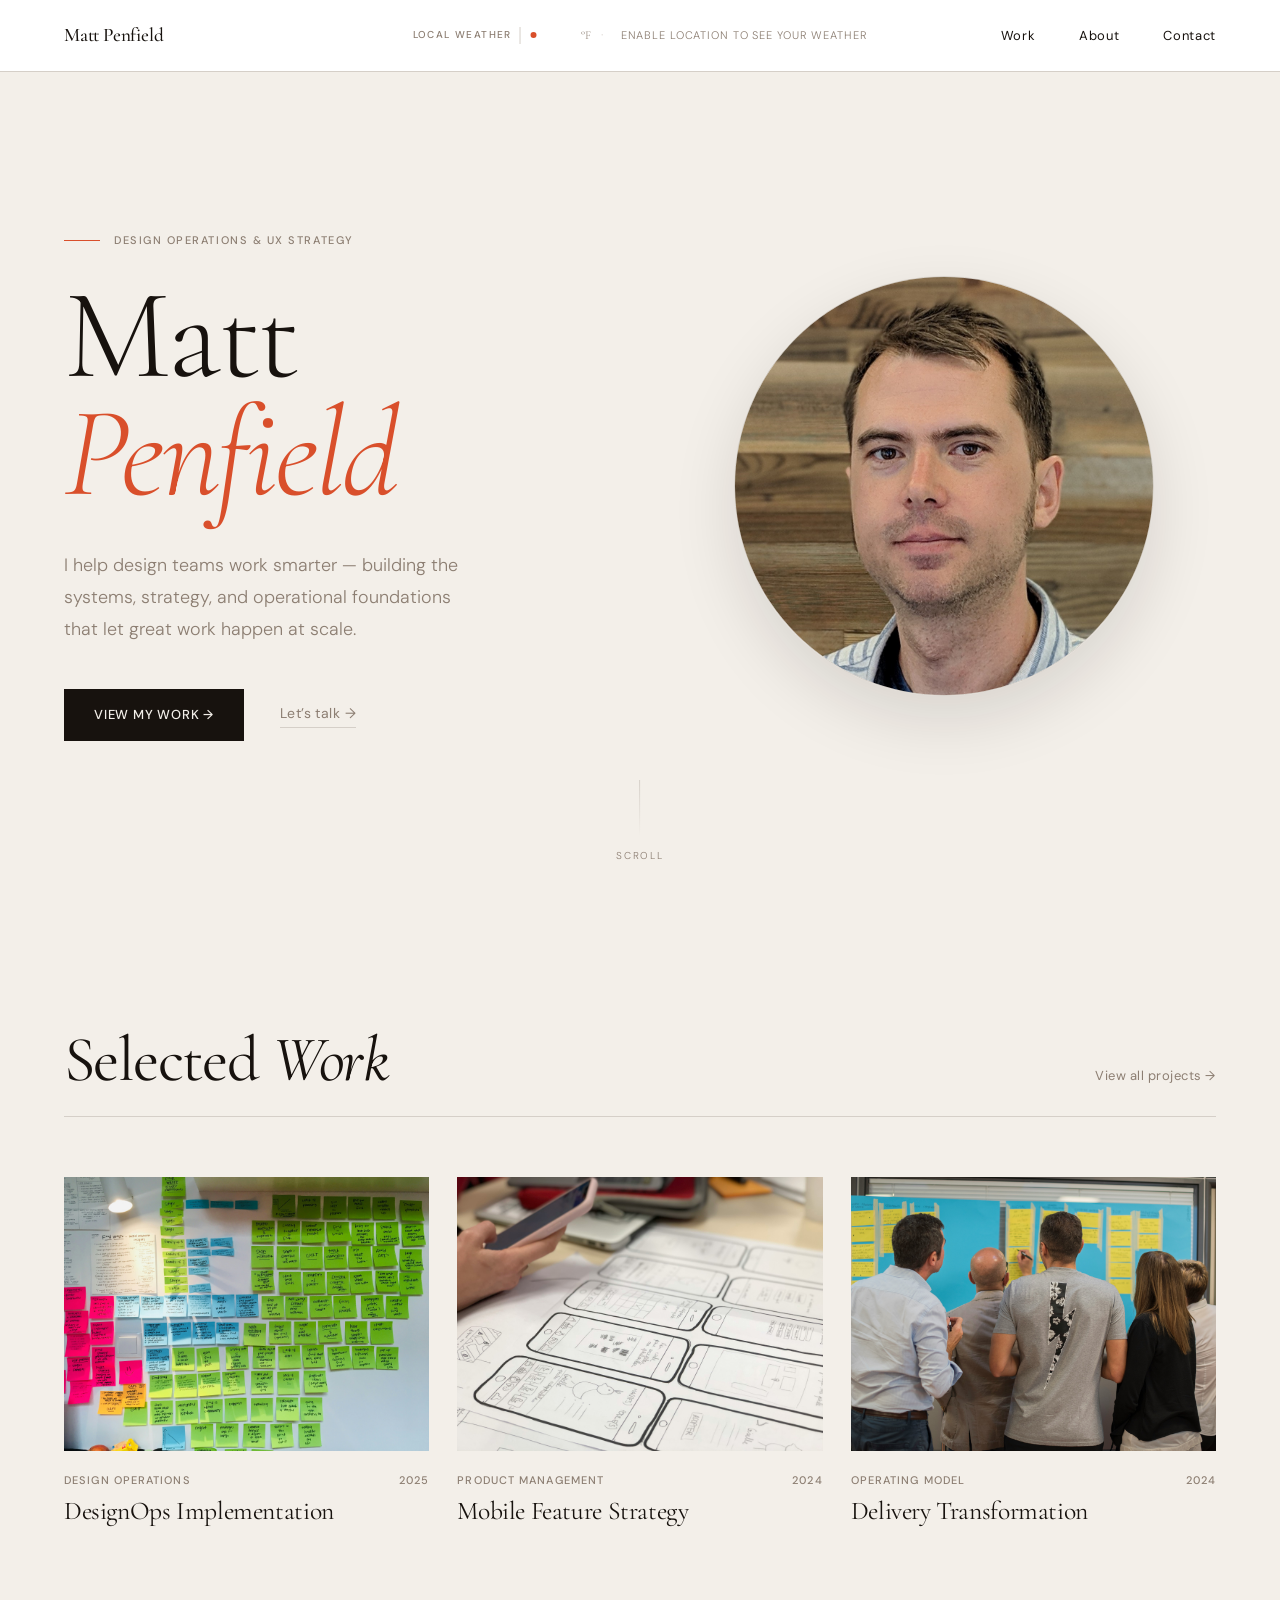
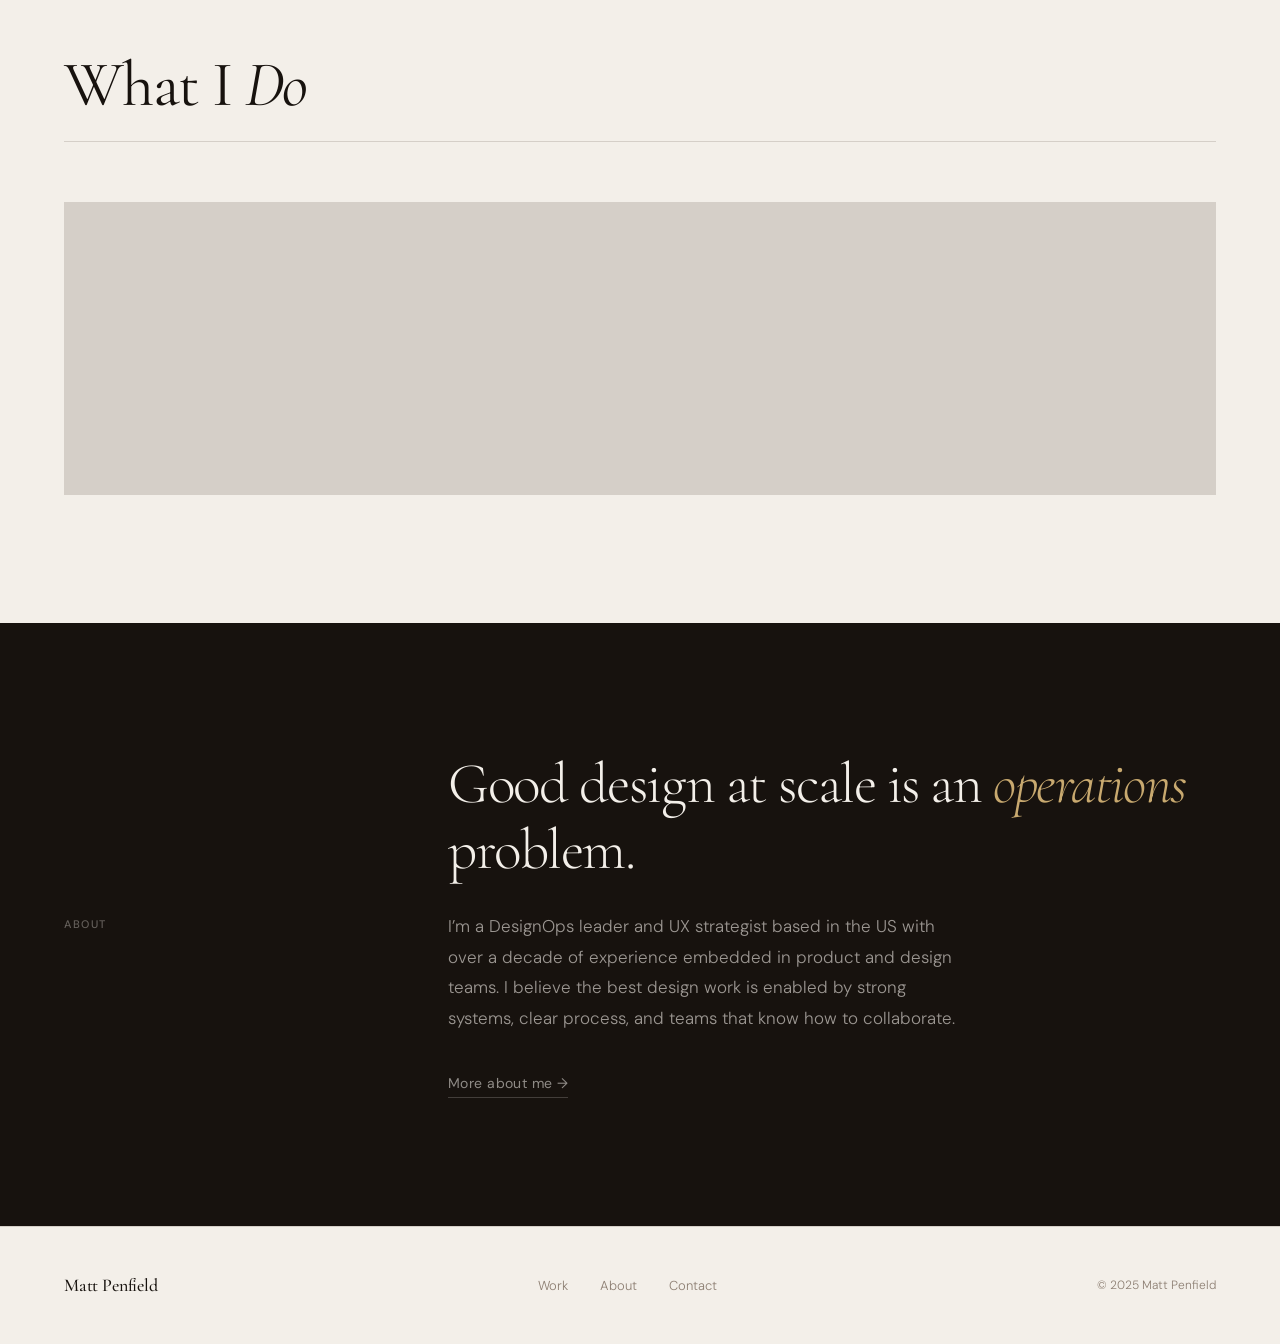
<file: index.html>
﻿<!DOCTYPE html>
<html lang="en">
<head>
  <meta charset="UTF-8">
  <meta name="viewport" content="width=device-width, initial-scale=1.0">
  <title>Matt Penfield &mdash; Design Operations &amp; UX Strategy</title>
  <link rel="preconnect" href="https://fonts.googleapis.com">
  <link rel="preconnect" href="https://fonts.gstatic.com" crossorigin>
  <link rel="stylesheet" href="css/style.css">
</head>
<body>

  <!-- NAV -->
  <nav class="site-nav">
    <div class="container">
      <a href="index.html" class="nav-logo">Matt Penfield</a>

      <!-- WEATHER WIDGET -->
      <div class="nav-weather" id="weather-card">
        <span class="nav-weather-label">Local Weather</span>
        <span class="nav-weather-loading" id="weather-loading">
          <span class="weather-dot"></span>
        </span>
        <span class="nav-weather-content" id="weather-content" hidden>
          <span class="nav-weather-icon" id="weather-emoji" aria-hidden="true"></span>
          <span class="nav-weather-temp" id="weather-temp"></span><span class="nav-weather-unit">&deg;F</span>
          <span class="nav-weather-sep">&middot;</span>
          <span class="nav-weather-location" id="weather-location"></span>
          <span id="weather-condition" hidden></span>
        </span>
        <span class="nav-weather-error" id="weather-error" hidden>
          <span id="weather-error-msg"></span>
        </span>
      </div>

      <ul class="nav-links">
        <li><a href="pages/work.html">Work</a></li>
        <li><a href="pages/about.html">About</a></li>
        <li><a href="pages/contact.html">Contact</a></li>
      </ul>
    </div>
  </nav>

  <!-- HERO -->
  <section class="hero">
    <div class="container">

      <div class="hero-text">
        <div class="hero-eyebrow animate-fade-up delay-1">
          <span class="label">Design Operations &amp; UX Strategy</span>
        </div>
        <h1 class="hero-name animate-fade-up delay-2">
          Matt<br><em>Penfield</em>
        </h1>
        <p class="hero-bio animate-fade-up delay-3">
          I help design teams work smarter &mdash; building the systems, strategy, and operational foundations that let great work happen at scale.
        </p>
        <div class="hero-actions animate-fade-up delay-4">
          <a href="pages/work.html" class="btn-primary">View my work &rarr;</a>
          <a href="pages/contact.html" class="btn-ghost">Let&rsquo;s talk &rarr;</a>
        </div>
      </div>

      <div class="hero-graphic">
        <div class="hero-headshot">
          <img src="img/headshot.jpg" alt="Matt Penfield">
        </div>
      </div>

    </div>
    <div class="hero-scroll">
      <div class="scroll-line"></div>
      <span>Scroll</span>
    </div>
  </section>

  <!-- SELECTED WORK -->
  <section class="section">
    <div class="container">
      <div class="section-header">
        <h2 class="section-title">Selected <em>Work</em></h2>
        <a href="pages/work.html" class="section-link">View all projects &rarr;</a>
      </div>
      <div class="work-grid">

        <a href="pages/work.html" class="work-card fade-in-scroll">
          <div class="work-card-thumb">
            <img src="img/designops.jpg" alt="Team workshop with sticky notes" loading="lazy">
            <div class="work-card-overlay"></div>
          </div>
          <div class="work-card-meta">
            <span class="work-card-category">Design Operations</span>
            <span class="work-card-year">2025</span>
          </div>
          <h3 class="work-card-title">DesignOps Implementation</h3>
        </a>

        <a href="pages/work.html" class="work-card fade-in-scroll">
          <div class="work-card-thumb">
            <img src="img/mobile-strategy.jpg" alt="Designer reviewing mobile app wireframes" loading="lazy">
            <div class="work-card-overlay"></div>
          </div>
          <div class="work-card-meta">
            <span class="work-card-category">Product Management</span>
            <span class="work-card-year">2024</span>
          </div>
          <h3 class="work-card-title">Mobile Feature Strategy</h3>
        </a>

        <a href="pages/work.html" class="work-card fade-in-scroll">
          <div class="work-card-thumb">
            <img src="img/delivery-transformation.jpg" alt="Colleagues collaborating at a workshop" loading="lazy">
            <div class="work-card-overlay"></div>
          </div>
          <div class="work-card-meta">
            <span class="work-card-category">Operating Model</span>
            <span class="work-card-year">2024</span>
          </div>
          <h3 class="work-card-title">Delivery Transformation</h3>
        </a>

      </div>
    </div>
  </section>

  <!-- SERVICES -->
  <section class="section" style="padding-top: 0;">
    <div class="container">
      <div class="section-header">
        <h2 class="section-title">What I <em>Do</em></h2>
      </div>
      <div class="services-grid">

        <div class="service-item fade-in-scroll">
          <div class="service-num">01</div>
          <h3 class="service-title">Design Operations</h3>
          <p class="service-desc">Building the infrastructure, rituals, and tooling that let design teams focus on their best work &mdash; and scale it without losing quality.</p>
        </div>

        <div class="service-item fade-in-scroll">
          <div class="service-num">02</div>
          <h3 class="service-title">UX Strategy</h3>
          <p class="service-desc">Connecting user insight to business direction &mdash; from opportunity framing and research synthesis to roadmap influence and executive alignment.</p>
        </div>

        <div class="service-item fade-in-scroll">
          <div class="service-num">03</div>
          <h3 class="service-title">Design Systems</h3>
          <p class="service-desc">Scalable component libraries, governance models, and contribution workflows that teams actually adopt and maintain over time.</p>
        </div>

      </div>
    </div>
  </section>

  <!-- ABOUT STRIP -->
  <div class="about-strip">
    <div class="container">
      <div class="about-strip-label label">About</div>
      <div class="about-strip-content">
        <h2 class="about-strip-title">Good design at scale is an <em>operations</em> problem.</h2>
        <p class="about-strip-text">
          I&rsquo;m a DesignOps leader and UX strategist based in the US with over a decade of experience embedded in product and design teams. I believe the best design work is enabled by strong systems, clear process, and teams that know how to collaborate.
        </p>
        <a href="pages/about.html" class="btn-ghost-light">More about me &rarr;</a>
      </div>
    </div>
  </div>

  <!-- FOOTER -->
  <footer class="site-footer">
    <div class="container">
      <span class="footer-logo">Matt Penfield</span>
      <ul class="footer-nav">
        <li><a href="pages/work.html">Work</a></li>
        <li><a href="pages/about.html">About</a></li>
        <li><a href="pages/contact.html">Contact</a></li>
      </ul>
      <span class="footer-copy">&copy; 2025 Matt Penfield</span>
    </div>
  </footer>

  <script src="js/app.js" defer></script>

</body>
</html>
</file>
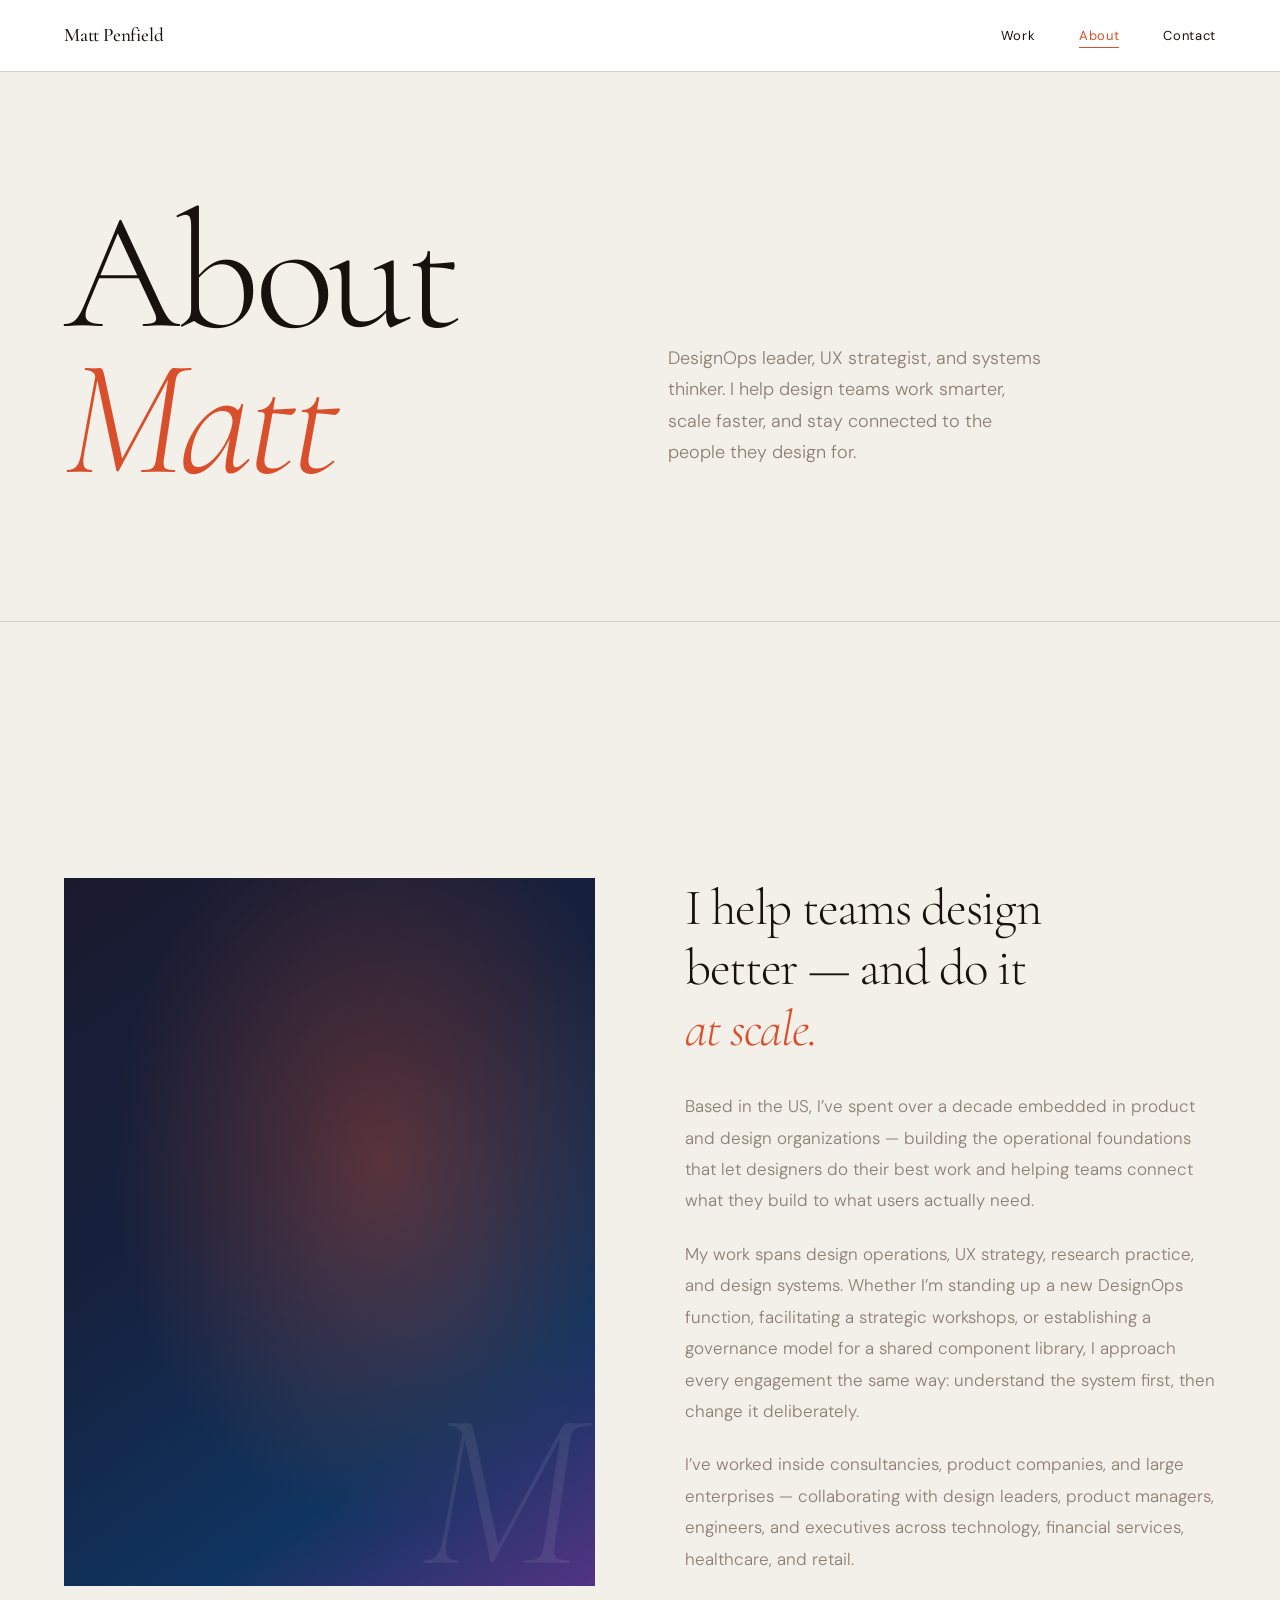
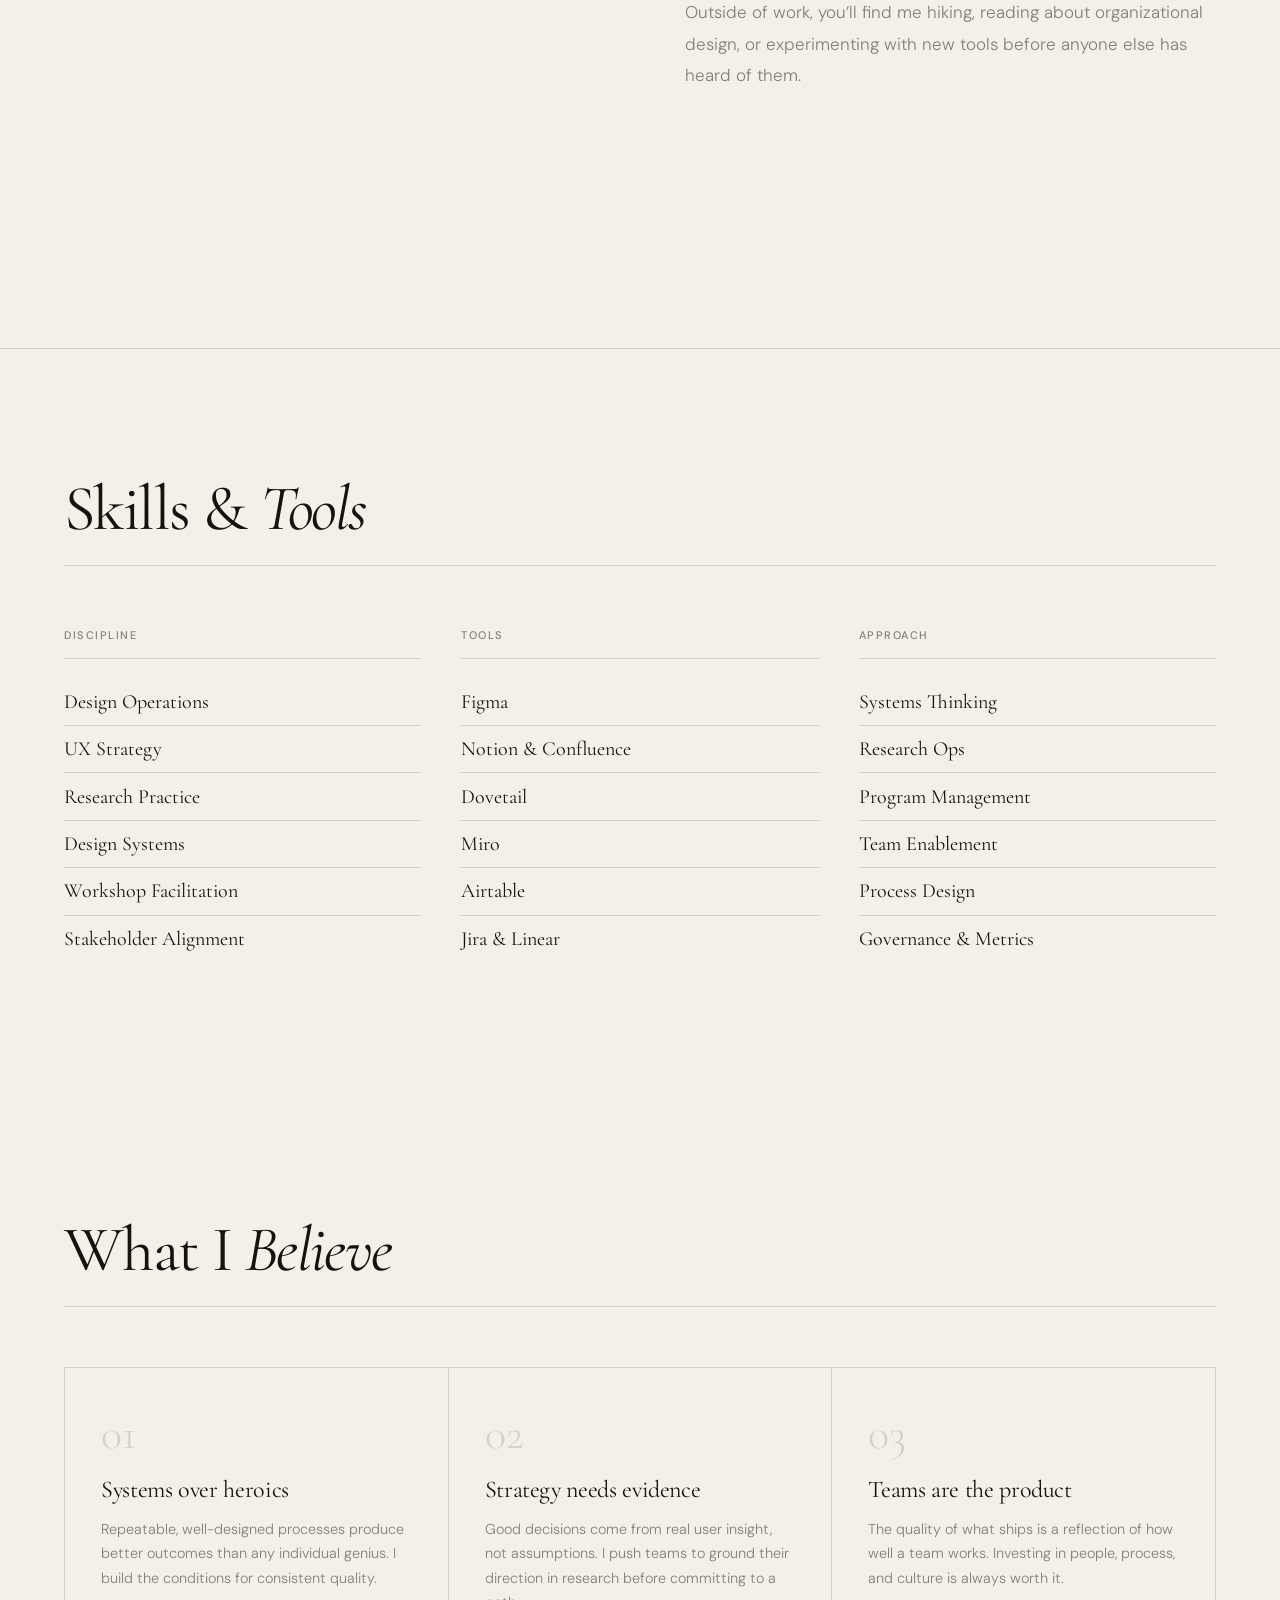
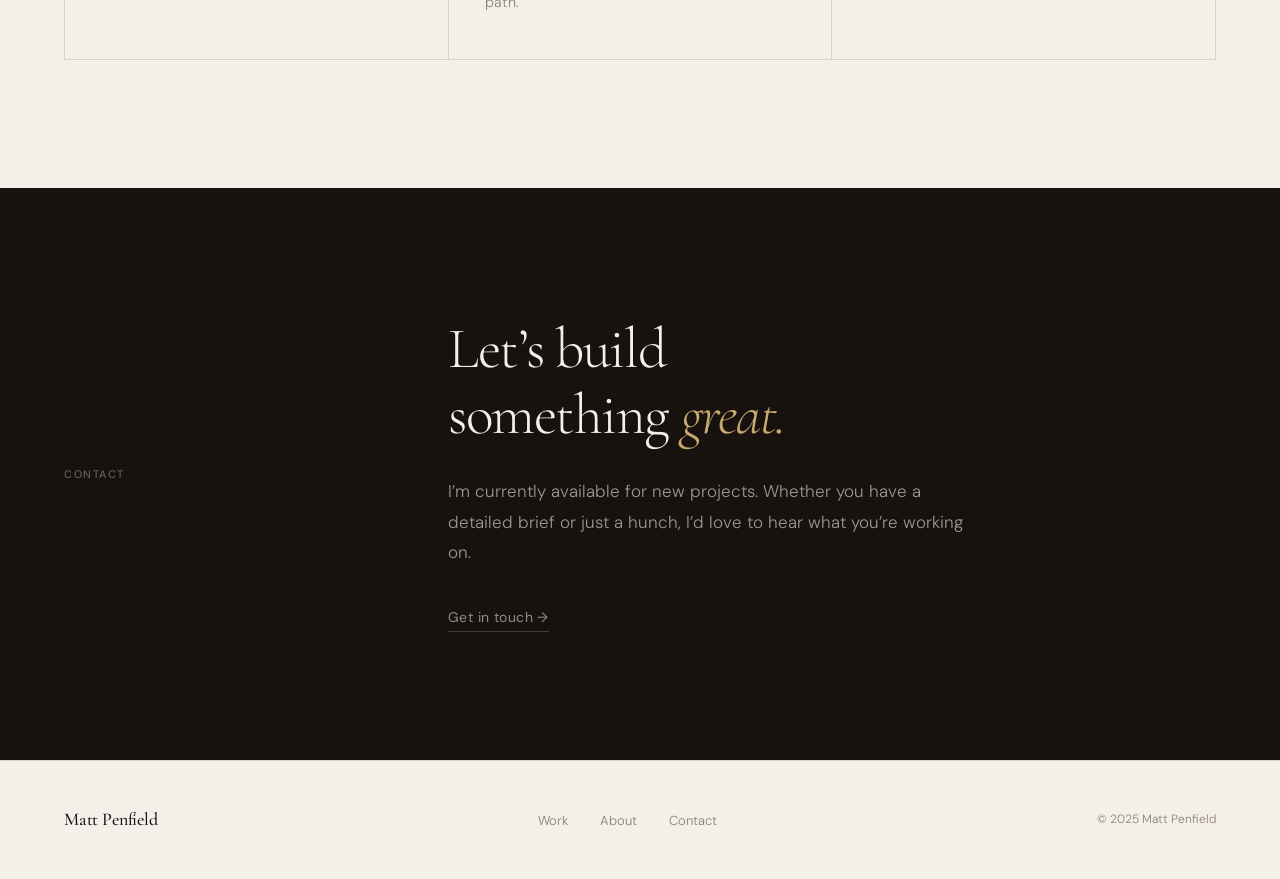
<file: pages/about.html>
<!DOCTYPE html>
<html lang="en">
<head>
  <meta charset="UTF-8">
  <meta name="viewport" content="width=device-width, initial-scale=1.0">
  <title>About — Matt Penfield</title>
  <link rel="preconnect" href="https://fonts.googleapis.com">
  <link rel="preconnect" href="https://fonts.gstatic.com" crossorigin>
  <link rel="stylesheet" href="../css/style.css">
</head>
<body>

  <!-- NAV -->
  <nav class="site-nav">
    <div class="container">
      <a href="../index.html" class="nav-logo">Matt Penfield</a>
      <ul class="nav-links">
        <li><a href="work.html">Work</a></li>
        <li><a href="about.html" class="active">About</a></li>
        <li><a href="contact.html">Contact</a></li>
      </ul>
    </div>
  </nav>

  <!-- PAGE HEADER -->
  <header class="page-header">
    <div class="container">
      <h1 class="page-header-title animate-fade-up delay-1">About<br><em>Matt</em></h1>
      <div class="page-header-right animate-fade-up delay-2">
        <p class="page-header-desc">
          DesignOps leader, UX strategist, and systems thinker. I help design teams work smarter, scale faster, and stay connected to the people they design for.
        </p>
      </div>
    </div>
  </header>

  <!-- BIO SECTION -->
  <section class="section">
    <div class="container">
      <div class="about-grid">

        <!-- Photo placeholder -->
        <div class="about-photo fade-in-scroll">
          <div class="about-photo-overlay"></div>
          <span class="about-photo-letter">M</span>
        </div>

        <!-- Content -->
        <div class="about-content fade-in-scroll">
          <h2 class="about-content-head">
            I help teams design<br>better &mdash; and do it<br><em>at scale.</em>
          </h2>
          <div class="about-bio">
            <p>
              Based in the US, I&rsquo;ve spent over a decade embedded in product and design organizations &mdash; building the operational foundations that let designers do their best work and helping teams connect what they build to what users actually need.
            </p>
            <p>
              My work spans design operations, UX strategy, research practice, and design systems. Whether I&rsquo;m standing up a new DesignOps function, facilitating a strategic workshops, or establishing a governance model for a shared component library, I approach every engagement the same way: understand the system first, then change it deliberately.
            </p>
            <p>
              I&rsquo;ve worked inside consultancies, product companies, and large enterprises &mdash; collaborating with design leaders, product managers, engineers, and executives across technology, financial services, healthcare, and retail.
            </p>
            <p>
              Outside of work, you&rsquo;ll find me hiking, reading about organizational design, or experimenting with new tools before anyone else has heard of them.
            </p>
          </div>
        </div>

      </div>
    </div>
  </section>

  <!-- SKILLS -->
  <section class="skills-section">
    <div class="container">
      <div class="section-header">
        <h2 class="section-title">Skills &amp; <em>Tools</em></h2>
      </div>
      <div class="skills-grid">

        <div class="fade-in-scroll">
          <div class="skill-group-title">Discipline</div>
          <ul class="skill-list">
            <li>Design Operations</li>
            <li>UX Strategy</li>
            <li>Research Practice</li>
            <li>Design Systems</li>
            <li>Workshop Facilitation</li>
            <li>Stakeholder Alignment</li>
          </ul>
        </div>

        <div class="fade-in-scroll">
          <div class="skill-group-title">Tools</div>
          <ul class="skill-list">
            <li>Figma</li>
            <li>Notion &amp; Confluence</li>
            <li>Dovetail</li>
            <li>Miro</li>
            <li>Airtable</li>
            <li>Jira &amp; Linear</li>
          </ul>
        </div>

        <div class="fade-in-scroll">
          <div class="skill-group-title">Approach</div>
          <ul class="skill-list">
            <li>Systems Thinking</li>
            <li>Research Ops</li>
            <li>Program Management</li>
            <li>Team Enablement</li>
            <li>Process Design</li>
            <li>Governance &amp; Metrics</li>
          </ul>
        </div>

      </div>
    </div>
  </section>

  <!-- VALUES -->
  <section class="section">
    <div class="container">
      <div class="section-header">
        <h2 class="section-title">What I <em>Believe</em></h2>
      </div>
      <div class="services-grid">

        <div class="service-item fade-in-scroll">
          <div class="service-num">01</div>
          <h3 class="service-title">Systems over heroics</h3>
          <p class="service-desc">Repeatable, well-designed processes produce better outcomes than any individual genius. I build the conditions for consistent quality.</p>
        </div>

        <div class="service-item fade-in-scroll">
          <div class="service-num">02</div>
          <h3 class="service-title">Strategy needs evidence</h3>
          <p class="service-desc">Good decisions come from real user insight, not assumptions. I push teams to ground their direction in research before committing to a path.</p>
        </div>

        <div class="service-item fade-in-scroll">
          <div class="service-num">03</div>
          <h3 class="service-title">Teams are the product</h3>
          <p class="service-desc">The quality of what ships is a reflection of how well a team works. Investing in people, process, and culture is always worth it.</p>
        </div>

      </div>
    </div>
  </section>

  <!-- CTA STRIP -->
  <div class="about-strip">
    <div class="container">
      <div class="about-strip-label label">Contact</div>
      <div class="about-strip-content">
        <h2 class="about-strip-title">Let&rsquo;s build<br>something <em>great.</em></h2>
        <p class="about-strip-text">
          I&rsquo;m currently available for new projects. Whether you have a detailed brief or just a hunch, I&rsquo;d love to hear what you&rsquo;re working on.
        </p>
        <a href="contact.html" class="btn-ghost-light">Get in touch &rarr;</a>
      </div>
    </div>
  </div>

  <!-- FOOTER -->
  <footer class="site-footer">
    <div class="container">
      <span class="footer-logo">Matt Penfield</span>
      <ul class="footer-nav">
        <li><a href="work.html">Work</a></li>
        <li><a href="about.html">About</a></li>
        <li><a href="contact.html">Contact</a></li>
      </ul>
      <span class="footer-copy">&copy; 2025 Matt Penfield</span>
    </div>
  </footer>

  <script>
    const observer = new IntersectionObserver((entries) => {
      entries.forEach(entry => {
        if (entry.isIntersecting) {
          entry.target.style.opacity = '1';
          entry.target.style.transform = 'translateY(0)';
          observer.unobserve(entry.target);
        }
      });
    }, { threshold: 0.1 });

    document.querySelectorAll('.fade-in-scroll').forEach(el => {
      el.style.opacity = '0';
      el.style.transform = 'translateY(32px)';
      el.style.transition = 'opacity 0.8s cubic-bezier(0.22, 1, 0.36, 1), transform 0.8s cubic-bezier(0.22, 1, 0.36, 1)';
      observer.observe(el);
    });
  </script>

</body>
</html>
</file>
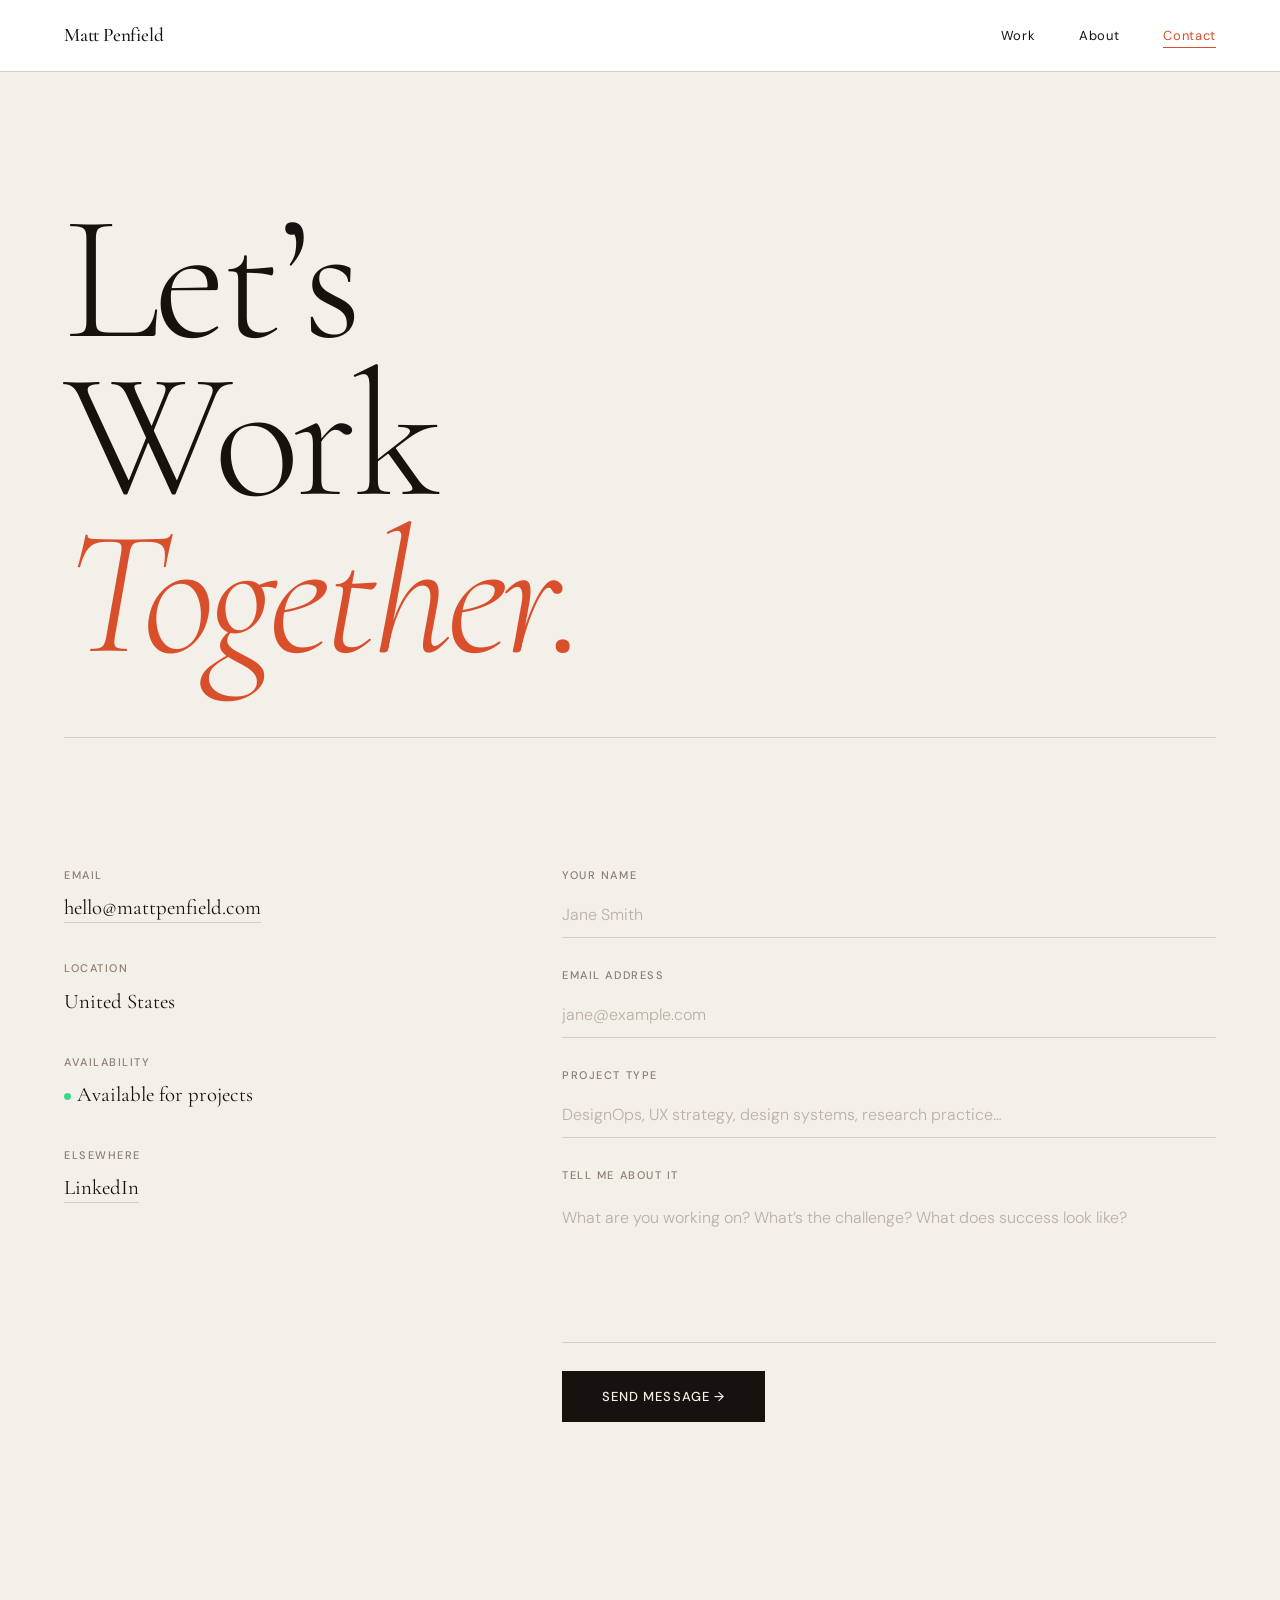
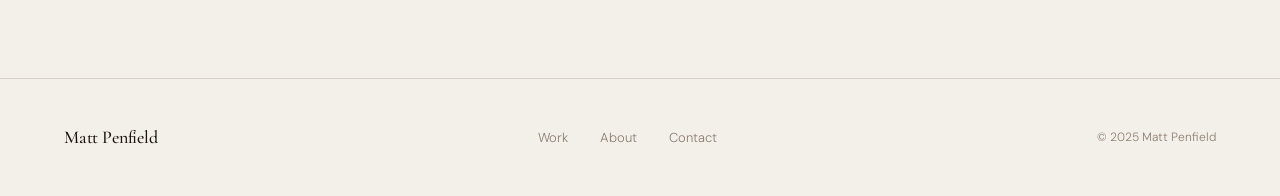
<file: pages/contact.html>
<!DOCTYPE html>
<html lang="en">
<head>
  <meta charset="UTF-8">
  <meta name="viewport" content="width=device-width, initial-scale=1.0">
  <title>Contact — Matt Penfield</title>
  <link rel="preconnect" href="https://fonts.googleapis.com">
  <link rel="preconnect" href="https://fonts.gstatic.com" crossorigin>
  <link rel="stylesheet" href="../css/style.css">
</head>
<body>

  <!-- NAV -->
  <nav class="site-nav">
    <div class="container">
      <a href="../index.html" class="nav-logo">Matt Penfield</a>
      <ul class="nav-links">
        <li><a href="work.html">Work</a></li>
        <li><a href="about.html">About</a></li>
        <li><a href="contact.html" class="active">Contact</a></li>
      </ul>
    </div>
  </nav>

  <!-- CONTACT HEADLINE -->
  <section class="contact-hero">
    <div class="container">
      <h1 class="contact-headline animate-fade-up delay-1">
        Let&rsquo;s<br>Work<br><em>Together.</em>
      </h1>
    </div>
  </section>

  <!-- CONTACT GRID -->
  <section class="section" style="padding-top: 0;">
    <div class="container">
      <div class="contact-grid">

        <!-- Info column -->
        <div class="fade-in-scroll">
          <div class="contact-info-label">Email</div>
          <div class="contact-info-value">
            <a href="mailto:hello@mattpenfield.com">hello@mattpenfield.com</a>
          </div>

          <div class="contact-info-label">Location</div>
          <div class="contact-info-value">United States</div>

          <div class="contact-info-label">Availability</div>
          <div class="contact-info-value">
            <span class="availability-dot"></span>Available for projects
          </div>

          <div class="contact-info-label" style="margin-top: 0.5rem;">Elsewhere</div>
          <div class="contact-info-value">
            <a href="https://www.linkedin.com/in/mattpenfield/" target="_blank" rel="noopener noreferrer">LinkedIn</a>
          </div>
        </div>

        <!-- Form column -->
        <form class="contact-form fade-in-scroll" action="#" method="POST">

          <div class="form-group">
            <label class="form-label" for="name">Your Name</label>
            <input class="form-input" type="text" id="name" name="name" placeholder="Jane Smith" autocomplete="name" required>
          </div>

          <div class="form-group">
            <label class="form-label" for="email">Email Address</label>
            <input class="form-input" type="email" id="email" name="email" placeholder="jane@example.com" autocomplete="email" required>
          </div>

          <div class="form-group">
            <label class="form-label" for="subject">Project Type</label>
            <input class="form-input" type="text" id="subject" name="subject" placeholder="DesignOps, UX strategy, design systems, research practice&hellip;">
          </div>

          <div class="form-group">
            <label class="form-label" for="message">Tell me about it</label>
            <textarea class="form-textarea" id="message" name="message" placeholder="What are you working on? What&rsquo;s the challenge? What does success look like?" required></textarea>
          </div>

          <button type="submit" class="form-submit">Send message &rarr;</button>

        </form>

      </div>
    </div>
  </section>

  <!-- FOOTER -->
  <footer class="site-footer">
    <div class="container">
      <span class="footer-logo">Matt Penfield</span>
      <ul class="footer-nav">
        <li><a href="work.html">Work</a></li>
        <li><a href="about.html">About</a></li>
        <li><a href="contact.html">Contact</a></li>
      </ul>
      <span class="footer-copy">&copy; 2025 Matt Penfield</span>
    </div>
  </footer>

  <script src="../js/app.js" defer></script>

</body>
</html>
</file>
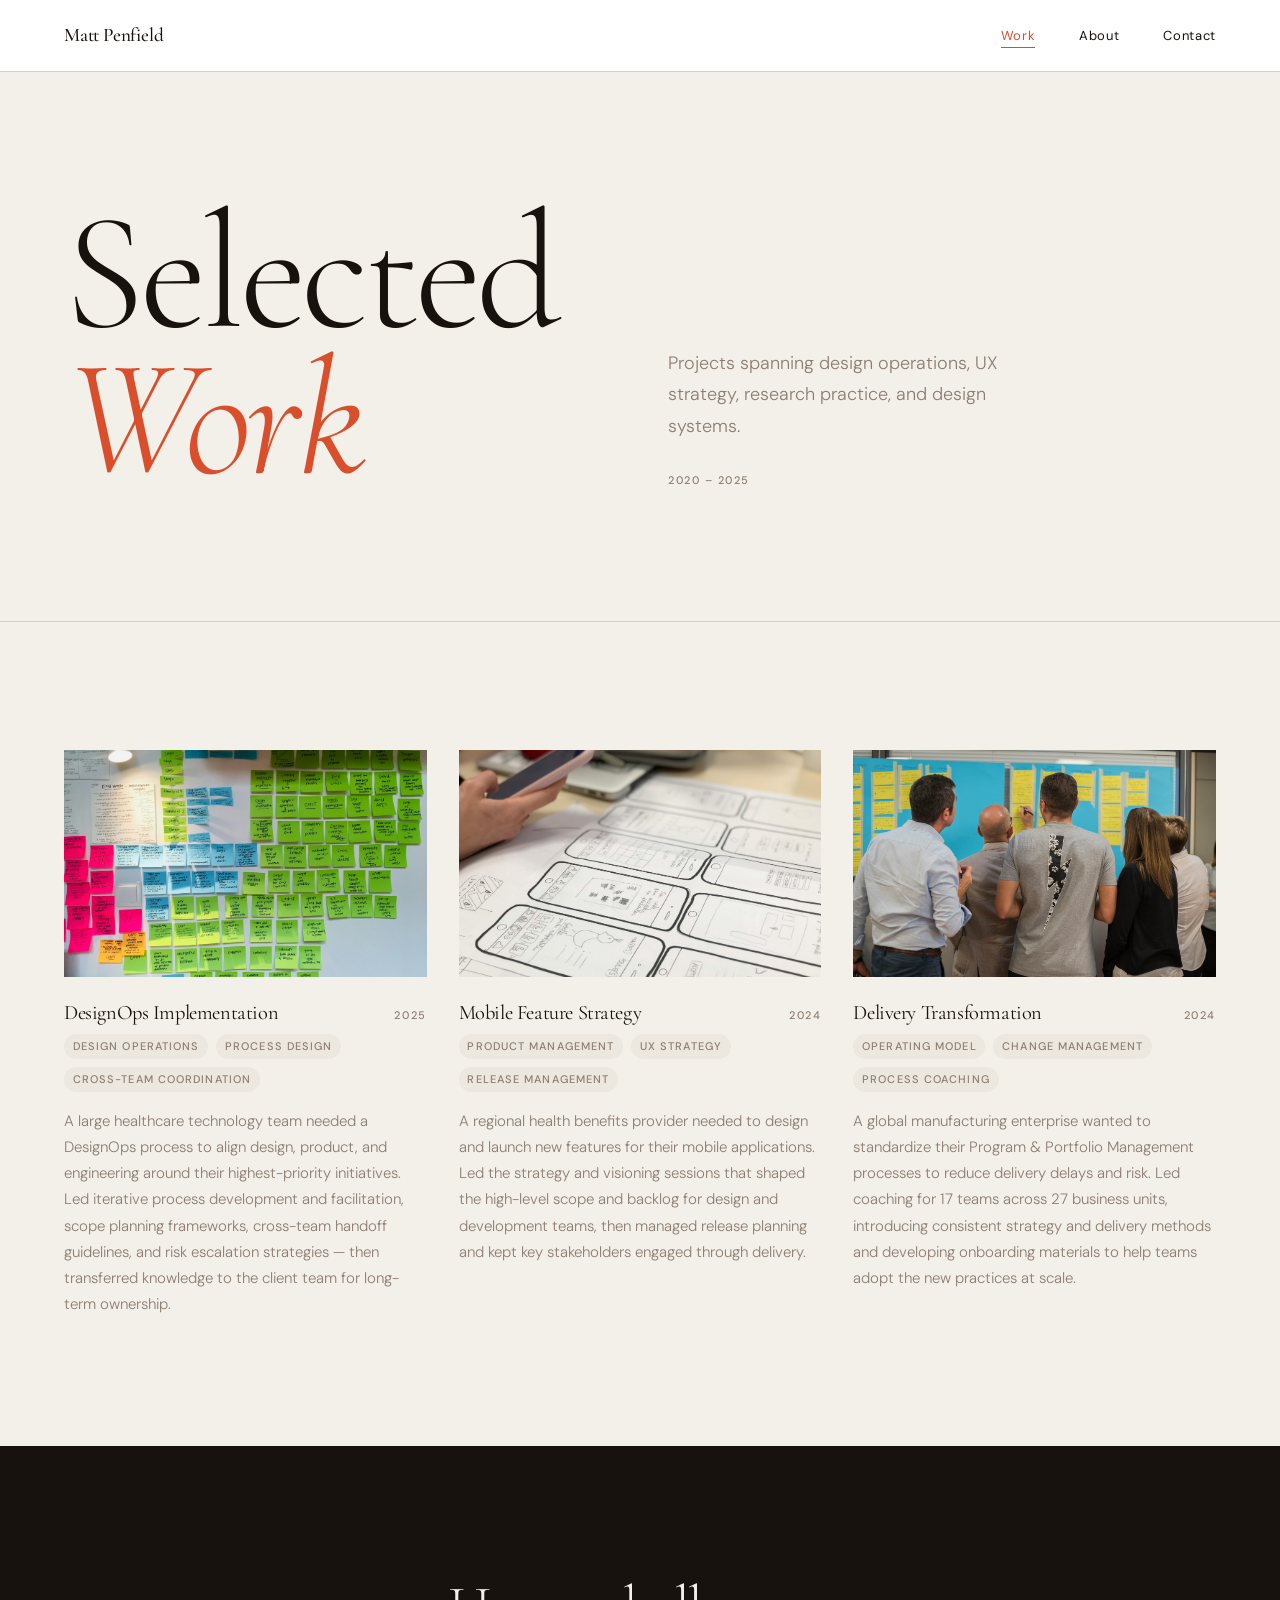
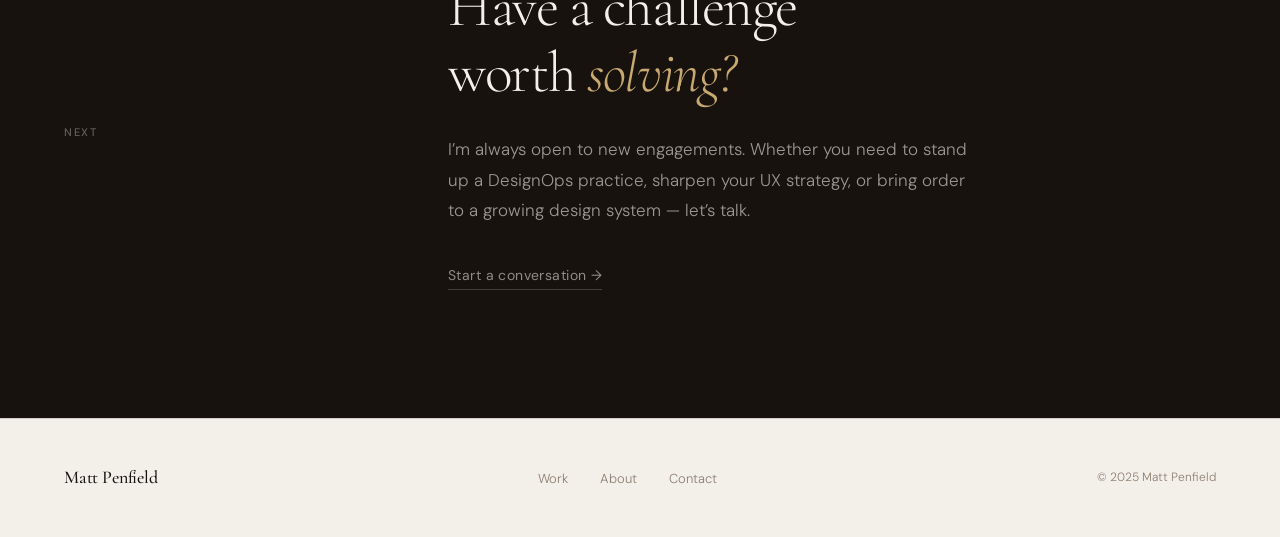
<file: pages/work.html>
<!DOCTYPE html>
<html lang="en">
<head>
  <meta charset="UTF-8">
  <meta name="viewport" content="width=device-width, initial-scale=1.0">
  <title>Work — Matt Penfield</title>
  <link rel="preconnect" href="https://fonts.googleapis.com">
  <link rel="preconnect" href="https://fonts.gstatic.com" crossorigin>
  <link rel="stylesheet" href="../css/style.css">
</head>
<body>

  <!-- NAV -->
  <nav class="site-nav">
    <div class="container">
      <a href="../index.html" class="nav-logo">Matt Penfield</a>
      <ul class="nav-links">
        <li><a href="work.html" class="active">Work</a></li>
        <li><a href="about.html">About</a></li>
        <li><a href="contact.html">Contact</a></li>
      </ul>
    </div>
  </nav>

  <!-- PAGE HEADER -->
  <header class="page-header">
    <div class="container">
      <h1 class="page-header-title animate-fade-up delay-1">Selected<br><em>Work</em></h1>
      <div class="page-header-right animate-fade-up delay-2">
        <p class="page-header-desc">
          Projects spanning design operations, UX strategy, research practice, and design systems.
        </p>
        <span class="label">2020 &ndash; 2025</span>
      </div>
    </div>
  </header>

  <!-- WORK GRID -->
  <section class="section">
    <div class="container">
      <div class="work-full-grid">

        <div class="work-full-card fade-in-scroll">
          <div class="work-full-card-thumb">
            <img src="../img/designops.jpg" alt="Team workshop with sticky notes covering a wall, representing design operations planning" loading="lazy">
          </div>
          <div class="work-full-card-head">
            <h2 class="work-full-card-title">DesignOps Implementation</h2>
            <span class="label">2025</span>
          </div>
          <div class="work-full-card-tags">
            <span class="tag">Design Operations</span>
            <span class="tag">Process Design</span>
            <span class="tag">Cross-team Coordination</span>
          </div>
          <p class="work-full-card-desc">A large healthcare technology team needed a DesignOps process to align design, product, and engineering around their highest-priority initiatives. Led iterative process development and facilitation, scope planning frameworks, cross-team handoff guidelines, and risk escalation strategies &mdash; then transferred knowledge to the client team for long-term ownership.</p>
        </div>

        <div class="work-full-card fade-in-scroll">
          <div class="work-full-card-thumb">
            <img src="../img/mobile-strategy.jpg" alt="Designer reviewing mobile app wireframes while holding a smartphone" loading="lazy">
          </div>
          <div class="work-full-card-head">
            <h2 class="work-full-card-title">Mobile Feature Strategy</h2>
            <span class="label">2024</span>
          </div>
          <div class="work-full-card-tags">
            <span class="tag">Product Management</span>
            <span class="tag">UX Strategy</span>
            <span class="tag">Release Management</span>
          </div>
          <p class="work-full-card-desc">A regional health benefits provider needed to design and launch new features for their mobile applications. Led the strategy and visioning sessions that shaped the high-level scope and backlog for design and development teams, then managed release planning and kept key stakeholders engaged through delivery.</p>
        </div>

        <div class="work-full-card fade-in-scroll">
          <div class="work-full-card-thumb">
            <img src="../img/delivery-transformation.jpg" alt="Group of colleagues collaborating at a workshop wall covered in sticky notes" loading="lazy">
          </div>
          <div class="work-full-card-head">
            <h2 class="work-full-card-title">Delivery Transformation</h2>
            <span class="label">2024</span>
          </div>
          <div class="work-full-card-tags">
            <span class="tag">Operating Model</span>
            <span class="tag">Change Management</span>
            <span class="tag">Process Coaching</span>
          </div>
          <p class="work-full-card-desc">A global manufacturing enterprise wanted to standardize their Program &amp; Portfolio Management processes to reduce delivery delays and risk. Led coaching for 17 teams across 27 business units, introducing consistent strategy and delivery methods and developing onboarding materials to help teams adopt the new practices at scale.</p>
        </div>


      </div>
    </div>
  </section>

  <!-- CTA STRIP -->
  <div class="about-strip">
    <div class="container">
      <div class="about-strip-label label">Next</div>
      <div class="about-strip-content">
        <h2 class="about-strip-title">Have a challenge<br>worth <em>solving?</em></h2>
        <p class="about-strip-text">
          I&rsquo;m always open to new engagements. Whether you need to stand up a DesignOps practice, sharpen your UX strategy, or bring order to a growing design system &mdash; let&rsquo;s talk.
        </p>
        <a href="contact.html" class="btn-ghost-light">Start a conversation &rarr;</a>
      </div>
    </div>
  </div>

  <!-- FOOTER -->
  <footer class="site-footer">
    <div class="container">
      <span class="footer-logo">Matt Penfield</span>
      <ul class="footer-nav">
        <li><a href="work.html">Work</a></li>
        <li><a href="about.html">About</a></li>
        <li><a href="contact.html">Contact</a></li>
      </ul>
      <span class="footer-copy">&copy; 2025 Matt Penfield</span>
    </div>
  </footer>

  <script>
    const observer = new IntersectionObserver((entries) => {
      entries.forEach(entry => {
        if (entry.isIntersecting) {
          entry.target.style.opacity = '1';
          entry.target.style.transform = 'translateY(0)';
          observer.unobserve(entry.target);
        }
      });
    }, { threshold: 0.1 });

    document.querySelectorAll('.fade-in-scroll').forEach(el => {
      el.style.opacity = '0';
      el.style.transform = 'translateY(32px)';
      el.style.transition = 'opacity 0.8s cubic-bezier(0.22, 1, 0.36, 1), transform 0.8s cubic-bezier(0.22, 1, 0.36, 1)';
      observer.observe(el);
    });
  </script>

</body>
</html>
</file>
<file: css/style.css>
/* =========================================
   MATT PENFIELD — Personal Site
   Shared Stylesheet
   ========================================= */

@import url('https://fonts.googleapis.com/css2?family=Cormorant+Garamond:ital,wght@0,300;0,400;0,500;0,600;1,300;1,400;1,500;1,600&family=DM+Sans:opsz,wght@9..40,300;9..40,400;9..40,500&display=swap');

/* --- Custom Properties --- */
:root {
  --bg:       #F3EFE9;
  --fg:       #17120E;
  --accent:   #D94F2B;
  --gold:     #C8A96F;
  --muted:    #8C7E72;
  --card-bg:  #ECE7DF;
  --white:    #FAF8F5;
  --border:   #D5CFC8;

  --font-display: 'Cormorant Garamond', Georgia, serif;
  --font-body:    'DM Sans', system-ui, sans-serif;

  --nav-h: 72px;
  --max-w: 1480px;
  --section-pad: clamp(4rem, 10vw, 8rem);
}

/* --- Reset --- */
*, *::before, *::after {
  box-sizing: border-box;
  margin: 0;
  padding: 0;
}

html {
  scroll-behavior: smooth;
  -webkit-text-size-adjust: 100%;
}

body {
  background-color: var(--bg);
  color: var(--fg);
  font-family: var(--font-body);
  font-weight: 300;
  font-size: 1rem;
  line-height: 1.65;
  -webkit-font-smoothing: antialiased;
  overflow-x: hidden;
}

img, video {
  max-width: 100%;
  display: block;
}

a {
  color: inherit;
  text-decoration: none;
}

::selection {
  background-color: var(--accent);
  color: var(--white);
}

/* =========================================
   UTILITY
   ========================================= */

.container {
  width: min(100%, var(--max-w));
  margin-inline: auto;
  padding-inline: clamp(1.5rem, 5vw, 4.5rem);
}

.label {
  font-family: var(--font-body);
  font-size: 0.6875rem;
  font-weight: 500;
  letter-spacing: 0.14em;
  text-transform: uppercase;
  color: var(--muted);
}

/* =========================================
   ANIMATIONS
   ========================================= */

@keyframes fadeUp {
  from { opacity: 0; transform: translateY(30px); }
  to   { opacity: 1; transform: translateY(0); }
}

@keyframes scrollPulse {
  0%, 100% { opacity: 0.5; transform: scaleY(1) translateY(0); }
  50%       { opacity: 1;   transform: scaleY(0.8) translateY(4px); }
}

@keyframes pulse {
  0%, 100% { opacity: 1; transform: scale(1); }
  50%       { opacity: 0.55; transform: scale(0.85); }
}

.animate-fade-up { opacity: 0; animation: fadeUp 0.9s cubic-bezier(0.22, 1, 0.36, 1) forwards; }
.delay-1 { animation-delay: 0.05s; }
.delay-2 { animation-delay: 0.22s; }
.delay-3 { animation-delay: 0.38s; }
.delay-4 { animation-delay: 0.54s; }

/* =========================================
   NAVIGATION
   ========================================= */

.site-nav {
  position: fixed;
  top: 0; left: 0; right: 0;
  height: var(--nav-h);
  z-index: 100;
  background: #ffffff;
  border-bottom: 1px solid var(--border);
  transition: background 0.3s;
}

.site-nav .container {
  height: 100%;
  display: flex;
  align-items: center;
  justify-content: space-between;
  position: relative;
}

.nav-logo {
  font-family: var(--font-display);
  font-size: 1.2rem;
  font-weight: 500;
  letter-spacing: -0.01em;
  transition: color 0.2s;
}
.nav-logo:hover { color: var(--accent); }

.nav-links {
  display: flex;
  align-items: center;
  gap: 2.75rem;
  list-style: none;
}

.nav-links a {
  font-size: 0.8125rem;
  font-weight: 400;
  letter-spacing: 0.05em;
  color: var(--fg);
  position: relative;
  padding-bottom: 3px;
  transition: color 0.2s;
}

.nav-links a::after {
  content: '';
  position: absolute;
  bottom: -1px; left: 0;
  width: 0; height: 1px;
  background: var(--accent);
  transition: width 0.32s cubic-bezier(0.22, 1, 0.36, 1);
}

.nav-links a:hover,
.nav-links a.active { color: var(--accent); }

.nav-links a:hover::after,
.nav-links a.active::after { width: 100%; }

/* =========================================
   HERO — INDEX
   ========================================= */

.hero {
  min-height: 100svh;
  padding-top: var(--nav-h);
  display: flex;
  align-items: center;
  position: relative;
  overflow: hidden;
}

.hero .container {
  display: grid;
  grid-template-columns: 1fr 1fr;
  gap: 4rem;
  align-items: center;
  padding-block: var(--section-pad);
}

.hero-eyebrow {
  display: flex;
  align-items: center;
  gap: 0.875rem;
  margin-bottom: 1.75rem;
}

.hero-eyebrow::before {
  content: '';
  display: block;
  width: 2.25rem;
  height: 1px;
  background: var(--accent);
  flex-shrink: 0;
}

.hero-name {
  font-family: var(--font-display);
  font-size: clamp(4.5rem, 10vw, 9.5rem);
  font-weight: 300;
  line-height: 0.92;
  letter-spacing: -0.025em;
  margin-bottom: 2.25rem;
}

.hero-name em {
  font-style: italic;
  color: var(--accent);
}

.hero-bio {
  font-size: clamp(1rem, 1.4vw, 1.125rem);
  line-height: 1.8;
  color: var(--muted);
  max-width: 400px;
  margin-bottom: 2.75rem;
}

.hero-actions {
  display: flex;
  align-items: center;
  gap: 2.25rem;
  flex-wrap: wrap;
}

/* Buttons */
.btn-primary {
  display: inline-flex;
  align-items: center;
  gap: 0.5rem;
  background: var(--fg);
  color: var(--bg);
  padding: 0.9375rem 1.875rem;
  font-family: var(--font-body);
  font-size: 0.8125rem;
  font-weight: 500;
  letter-spacing: 0.06em;
  text-transform: uppercase;
  cursor: pointer;
  position: relative;
  overflow: hidden;
  isolation: isolate;
  transition: transform 0.22s;
}

.btn-primary::before {
  content: '';
  position: absolute;
  inset: 0;
  background: var(--accent);
  transform: translateX(-101%);
  transition: transform 0.38s cubic-bezier(0.22, 1, 0.36, 1);
  z-index: -1;
}

.btn-primary:hover::before {
  transform: translateX(0);
}

.btn-primary:hover {
  transform: translateY(-2px);
}

.btn-ghost {
  display: inline-flex;
  align-items: center;
  gap: 0.5rem;
  font-size: 0.875rem;
  font-weight: 400;
  letter-spacing: 0.03em;
  color: var(--muted);
  border-bottom: 1px solid var(--border);
  padding-bottom: 2px;
  transition: color 0.2s, border-color 0.2s, gap 0.25s;
}

.btn-ghost:hover {
  color: var(--fg);
  border-color: var(--fg);
  gap: 0.75rem;
}

.btn-ghost-light {
  display: inline-flex;
  align-items: center;
  gap: 0.5rem;
  font-size: 0.875rem;
  font-weight: 400;
  letter-spacing: 0.03em;
  color: rgba(243, 239, 233, 0.55);
  border-bottom: 1px solid rgba(243, 239, 233, 0.2);
  padding-bottom: 2px;
  transition: color 0.2s, border-color 0.2s, gap 0.25s;
}

.btn-ghost-light:hover {
  color: var(--bg);
  border-color: var(--bg);
  gap: 0.75rem;
}

/* Hero graphic — headshot column */
.hero-graphic {
  display: flex;
  align-items: center;
  justify-content: center;
  width: 100%;
}

.hero-headshot {
  width: min(420px, 90%);
  aspect-ratio: 1;
  border-radius: 50%;
  overflow: hidden;
  border: 1px solid var(--border);
  box-shadow: 0 24px 64px rgba(23, 18, 14, 0.12);
}

.hero-headshot img {
  width: 100%;
  height: 100%;
  object-fit: cover;
  object-position: center 18%;
  display: block;
}

/* Scroll indicator */
.hero-scroll {
  position: absolute;
  bottom: 2.25rem;
  left: 50%;
  transform: translateX(-50%);
  display: flex;
  flex-direction: column;
  align-items: center;
  gap: 0.75rem;
}

.scroll-line {
  width: 1px;
  height: 56px;
  background: linear-gradient(to bottom, var(--border), transparent);
  animation: scrollPulse 2.2s ease-in-out infinite;
}

.hero-scroll span {
  font-size: 0.625rem;
  letter-spacing: 0.18em;
  text-transform: uppercase;
  color: var(--muted);
}

/* =========================================
   SECTIONS — SHARED
   ========================================= */

.section {
  padding-block: var(--section-pad);
}

.section-header {
  display: flex;
  align-items: baseline;
  justify-content: space-between;
  gap: 1.5rem;
  flex-wrap: wrap;
  margin-bottom: clamp(2.25rem, 5vw, 3.75rem);
  padding-bottom: 1.5rem;
  border-bottom: 1px solid var(--border);
}

.section-title {
  font-family: var(--font-display);
  font-size: clamp(2.5rem, 5vw, 4.25rem);
  font-weight: 400;
  line-height: 1;
  letter-spacing: -0.025em;
}

.section-title em { font-style: italic; }

.section-link {
  font-size: 0.8125rem;
  font-weight: 400;
  letter-spacing: 0.04em;
  color: var(--muted);
  display: flex;
  align-items: center;
  gap: 0.5rem;
  transition: color 0.2s, gap 0.25s;
  white-space: nowrap;
}

.section-link:hover {
  color: var(--accent);
  gap: 0.75rem;
}

/* =========================================
   WORK GRID — INDEX (3-col)
   ========================================= */

.work-grid {
  display: grid;
  grid-template-columns: repeat(3, 1fr);
  gap: 1.75rem;
}

.work-card {
  display: block;
  cursor: pointer;
  transition: transform 0.42s cubic-bezier(0.22, 1, 0.36, 1);
}

.work-card:hover { transform: translateY(-7px); }

.work-card-thumb {
  aspect-ratio: 4/3;
  overflow: hidden;
  margin-bottom: 1.25rem;
  position: relative;
}

.work-card-thumb-inner,
.work-card-thumb img {
  width: 100%;
  height: 100%;
  object-fit: cover;
  transition: transform 0.6s cubic-bezier(0.22, 1, 0.36, 1);
}

.work-card:hover .work-card-thumb-inner,
.work-card:hover .work-card-thumb img { transform: scale(1.05); }

.work-card-overlay {
  position: absolute;
  inset: 0;
  background: transparent;
  transition: background 0.35s;
  z-index: 1;
}

.work-card:hover .work-card-overlay {
  background: rgba(23, 18, 14, 0.22);
}

.work-card-meta {
  display: flex;
  align-items: center;
  justify-content: space-between;
  margin-bottom: 0.4rem;
}

.work-card-category,
.work-card-year {
  font-size: 0.6875rem;
  font-weight: 500;
  letter-spacing: 0.1em;
  text-transform: uppercase;
  color: var(--muted);
}

.work-card-title {
  font-family: var(--font-display);
  font-size: clamp(1.3rem, 2vw, 1.75rem);
  font-weight: 400;
  line-height: 1.15;
  letter-spacing: -0.015em;
  transition: color 0.2s;
}

.work-card:hover .work-card-title { color: var(--accent); }

/* =========================================
   SERVICES GRID
   ========================================= */

.services-grid {
  display: grid;
  grid-template-columns: repeat(3, 1fr);
  gap: 1px;
  background: var(--border);
  border: 1px solid var(--border);
}

.service-item {
  background: var(--bg);
  padding: 2.75rem 2.25rem;
  transition: background 0.3s;
}

.service-item:hover { background: var(--card-bg); }

.service-num {
  font-family: var(--font-display);
  font-size: 2.75rem;
  font-weight: 300;
  line-height: 1;
  color: var(--border);
  margin-bottom: 1.25rem;
  transition: color 0.3s;
}

.service-item:hover .service-num { color: var(--accent); }

.service-title {
  font-family: var(--font-display);
  font-size: 1.5rem;
  font-weight: 400;
  line-height: 1.2;
  letter-spacing: -0.015em;
  margin-bottom: 0.75rem;
}

.service-desc {
  font-size: 0.9rem;
  line-height: 1.7;
  color: var(--muted);
}

/* =========================================
   ABOUT STRIP (dark band)
   ========================================= */

.about-strip {
  padding-block: var(--section-pad);
  background: var(--fg);
  color: var(--bg);
}

.about-strip .container {
  display: grid;
  grid-template-columns: 1fr 2.5fr;
  gap: clamp(2rem, 6vw, 6rem);
  align-items: center;
}

.about-strip-label { color: rgba(243, 239, 233, 0.35); }

.about-strip-title {
  font-family: var(--font-display);
  font-size: clamp(2.25rem, 4.5vw, 4rem);
  font-weight: 300;
  line-height: 1.15;
  letter-spacing: -0.025em;
  margin-bottom: 1.75rem;
}

.about-strip-title em {
  font-style: italic;
  color: var(--gold);
}

.about-strip-text {
  font-size: 1.0625rem;
  line-height: 1.8;
  color: rgba(243, 239, 233, 0.6);
  max-width: 520px;
  margin-bottom: 2.25rem;
}

/* =========================================
   WEATHER — NAV INLINE
   ========================================= */

.nav-weather {
  position: absolute;
  left: 50%;
  transform: translateX(-50%);
  display: flex;
  align-items: center;
  gap: 0.625rem;
  pointer-events: none;
}

.nav-weather-label {
  font-size: 0.625rem;
  font-weight: 500;
  letter-spacing: 0.14em;
  text-transform: uppercase;
  color: var(--muted);
  padding-right: 0.5rem;
  border-right: 1px solid var(--border);
}

.nav-weather-loading {
  display: flex;
  align-items: center;
}

.weather-dot {
  width: 6px;
  height: 6px;
  border-radius: 50%;
  background: var(--accent);
  animation: pulse 1.5s ease-in-out infinite;
}

.nav-weather-content {
  display: flex;
  align-items: center;
  gap: 0.45rem;
}

.nav-weather-icon {
  width: 20px;
  height: 20px;
  flex-shrink: 0;
  user-select: none;
}

.nav-weather-icon svg {
  width: 100%;
  height: 100%;
  display: block;
}

.nav-weather-temp {
  font-family: var(--font-display);
  font-size: 1.25rem;
  font-weight: 300;
  letter-spacing: -0.02em;
  line-height: 1;
  color: var(--fg);
}

.nav-weather-unit {
  font-family: var(--font-display);
  font-size: 0.75rem;
  font-weight: 300;
  color: var(--muted);
  align-self: flex-start;
  padding-top: 0.1em;
  margin-right: 0.2rem;
}

.nav-weather-sep {
  color: var(--border);
  font-size: 0.75rem;
  line-height: 1;
}

.nav-weather-location {
  font-size: 0.6875rem;
  font-weight: 400;
  letter-spacing: 0.1em;
  text-transform: uppercase;
  color: var(--muted);
}

.nav-weather-error {
  font-size: 0.6875rem;
  letter-spacing: 0.08em;
  text-transform: uppercase;
  color: var(--muted);
}

@media (max-width: 760px) {
  .nav-weather { display: none; }
}

/* =========================================
   FOOTER
   ========================================= */

.site-footer {
  padding-block: 2.75rem;
  border-top: 1px solid var(--border);
}

.site-footer .container {
  display: flex;
  align-items: center;
  justify-content: space-between;
  flex-wrap: wrap;
  gap: 1.5rem;
}

.footer-logo {
  font-family: var(--font-display);
  font-size: 1.125rem;
  font-weight: 500;
  letter-spacing: -0.01em;
}

.footer-nav {
  display: flex;
  gap: 2rem;
  list-style: none;
}

.footer-nav a {
  font-size: 0.8125rem;
  color: var(--muted);
  transition: color 0.2s;
}

.footer-nav a:hover { color: var(--fg); }

.footer-copy {
  font-size: 0.75rem;
  color: var(--muted);
}

/* =========================================
   PAGE HEADERS (Inner Pages)
   ========================================= */

.page-header {
  padding-top: calc(var(--nav-h) + var(--section-pad));
  padding-bottom: var(--section-pad);
  border-bottom: 1px solid var(--border);
}

.page-header .container {
  display: grid;
  grid-template-columns: 1fr 1fr;
  gap: 3.5rem;
  align-items: end;
}

.page-header-title {
  font-family: var(--font-display);
  font-size: clamp(5rem, 13vw, 12rem);
  font-weight: 300;
  line-height: 0.88;
  letter-spacing: -0.03em;
}

.page-header-title em {
  font-style: italic;
  color: var(--accent);
}

.page-header-desc {
  font-size: 1.125rem;
  line-height: 1.75;
  color: var(--muted);
  max-width: 380px;
  margin-bottom: 1.5rem;
}

/* =========================================
   WORK PAGE — Full Grid
   ========================================= */

.work-full-grid {
  display: grid;
  grid-template-columns: repeat(3, 1fr);
  gap: 2rem;
}

.work-full-card {
  display: block;
  cursor: pointer;
}

.work-full-card-thumb {
  aspect-ratio: 16/10;
  overflow: hidden;
  margin-bottom: 1.5rem;
}

.work-full-card-thumb-inner,
.work-full-card-thumb img {
  width: 100%;
  height: 100%;
  object-fit: cover;
  transition: transform 0.6s cubic-bezier(0.22, 1, 0.36, 1);
  display: block;
}

.work-full-card:hover .work-full-card-thumb-inner,
.work-full-card:hover .work-full-card-thumb img { transform: scale(1.04); }

.work-full-card-head {
  display: flex;
  align-items: baseline;
  justify-content: space-between;
  gap: 1rem;
  margin-bottom: 0.625rem;
}

.work-full-card-title {
  font-family: var(--font-display);
  font-size: clamp(1.25rem, 1.6vw, 1.75rem);
  font-weight: 400;
  line-height: 1.15;
  letter-spacing: -0.02em;
  transition: color 0.2s;
}

.work-full-card:hover .work-full-card-title { color: var(--accent); }

.work-full-card-tags {
  display: flex;
  gap: 0.5rem;
  flex-wrap: wrap;
  margin-bottom: 1rem;
}

.work-full-card-desc {
  font-size: 0.9375rem;
  line-height: 1.75;
  color: var(--muted);
}

.tag {
  font-size: 0.6875rem;
  font-weight: 500;
  letter-spacing: 0.1em;
  text-transform: uppercase;
  color: var(--muted);
  background: var(--card-bg);
  padding: 0.3em 0.8em;
  border-radius: 100px;
}

/* =========================================
   ABOUT PAGE
   ========================================= */

.about-grid {
  display: grid;
  grid-template-columns: 1fr 1fr;
  gap: clamp(2.5rem, 7vw, 7rem);
  align-items: start;
  padding-block: var(--section-pad);
}

.about-photo {
  aspect-ratio: 3/4;
  background: linear-gradient(145deg, #1A1A2E 0%, #16213E 40%, #0F3460 75%, #533483 100%);
  position: relative;
  overflow: hidden;
}

.about-photo-overlay {
  position: absolute;
  inset: 0;
  background: radial-gradient(ellipse at 60% 40%, rgba(217, 79, 43, 0.35) 0%, transparent 60%);
}

.about-photo-letter {
  position: absolute;
  bottom: -0.08em;
  right: 0.05em;
  font-family: var(--font-display);
  font-style: italic;
  font-size: 14rem;
  font-weight: 300;
  color: rgba(255, 255, 255, 0.08);
  line-height: 1;
  user-select: none;
  pointer-events: none;
}

.about-content-head {
  font-family: var(--font-display);
  font-size: clamp(2rem, 4vw, 3.5rem);
  font-weight: 300;
  line-height: 1.18;
  letter-spacing: -0.025em;
  margin-bottom: 2rem;
}

.about-content-head em {
  font-style: italic;
  color: var(--accent);
}

.about-bio p {
  font-size: 1.0625rem;
  line-height: 1.85;
  color: var(--muted);
  margin-bottom: 1.375rem;
}

.about-bio p:last-child { margin-bottom: 0; }

/* Skills */
.skills-section {
  padding-block: var(--section-pad);
  border-top: 1px solid var(--border);
}

.skills-grid {
  display: grid;
  grid-template-columns: repeat(3, 1fr);
  gap: 2.5rem;
  margin-top: 3rem;
}

.skill-group-title {
  font-size: 0.6875rem;
  font-weight: 500;
  letter-spacing: 0.14em;
  text-transform: uppercase;
  color: var(--muted);
  margin-bottom: 1.25rem;
  padding-bottom: 0.875rem;
  border-bottom: 1px solid var(--border);
}

.skill-list {
  list-style: none;
}

.skill-list li {
  font-family: var(--font-display);
  font-size: 1.25rem;
  font-weight: 400;
  line-height: 1.2;
  border-bottom: 1px solid var(--border);
  padding-block: 0.7rem;
  transition: color 0.2s, padding-left 0.25s;
}

.skill-list li:hover {
  color: var(--accent);
  padding-left: 0.5rem;
}

.skill-list li:last-child { border-bottom: none; }

/* =========================================
   CONTACT PAGE
   ========================================= */

.contact-hero {
  padding-top: calc(var(--nav-h) + var(--section-pad));
  padding-bottom: calc(var(--section-pad) * 0.5);
}

.contact-headline {
  font-family: var(--font-display);
  font-size: clamp(5.5rem, 14vw, 14rem);
  font-weight: 300;
  line-height: 0.88;
  letter-spacing: -0.03em;
}

.contact-headline em {
  font-style: italic;
  color: var(--accent);
}

.contact-grid {
  display: grid;
  grid-template-columns: 1fr 1.6fr;
  gap: clamp(2.5rem, 7vw, 7rem);
  padding-block: var(--section-pad);
  border-top: 1px solid var(--border);
}

.contact-info-label {
  font-size: 0.6875rem;
  font-weight: 500;
  letter-spacing: 0.14em;
  text-transform: uppercase;
  color: var(--muted);
  margin-bottom: 0.5rem;
}

.contact-info-value {
  font-family: var(--font-display);
  font-size: 1.3rem;
  font-weight: 400;
  line-height: 1.5;
  margin-bottom: 2.25rem;
}

.contact-info-value a {
  border-bottom: 1px solid var(--border);
  padding-bottom: 2px;
  display: inline;
  transition: color 0.2s, border-color 0.2s;
}

.contact-info-value a:hover {
  color: var(--accent);
  border-color: var(--accent);
}

.availability-dot {
  display: inline-block;
  width: 7px;
  height: 7px;
  border-radius: 50%;
  background: #3DD68C;
  margin-right: 0.4rem;
  vertical-align: middle;
  animation: pulse 2.2s ease-in-out infinite;
}

/* Contact Form */
.contact-form {
  display: flex;
  flex-direction: column;
  gap: 1.75rem;
}

.form-group {
  display: flex;
  flex-direction: column;
  gap: 0.5rem;
}

.form-label {
  font-size: 0.6875rem;
  font-weight: 500;
  letter-spacing: 0.14em;
  text-transform: uppercase;
  color: var(--muted);
}

.form-input,
.form-textarea {
  background: transparent;
  border: none;
  border-bottom: 1px solid var(--border);
  padding: 0.75rem 0;
  font-family: var(--font-body);
  font-size: 1rem;
  font-weight: 300;
  color: var(--fg);
  outline: none;
  transition: border-color 0.2s;
  width: 100%;
  -webkit-appearance: none;
}

.form-input:focus,
.form-textarea:focus { border-color: var(--accent); }

.form-input::placeholder,
.form-textarea::placeholder {
  color: var(--muted);
  opacity: 0.55;
}

.form-textarea {
  resize: none;
  min-height: 150px;
  line-height: 1.65;
}

.form-submit {
  align-self: flex-start;
  background: var(--fg);
  color: var(--bg);
  border: none;
  padding: 1.0625rem 2.5rem;
  font-family: var(--font-body);
  font-size: 0.8125rem;
  font-weight: 500;
  letter-spacing: 0.08em;
  text-transform: uppercase;
  cursor: pointer;
  transition: background 0.25s, transform 0.22s;
}

.form-submit:hover {
  background: var(--accent);
  transform: translateY(-2px);
}

/* =========================================
   RESPONSIVE
   ========================================= */

@media (max-width: 980px) {
  .hero .container { grid-template-columns: 1fr; }
  .hero-graphic { display: none; }
  .work-grid { grid-template-columns: repeat(2, 1fr); }
  .about-strip .container { grid-template-columns: 1fr; gap: 2rem; }
  .services-grid { grid-template-columns: 1fr; }
  .page-header .container { grid-template-columns: 1fr; gap: 2rem; }
  .work-full-grid { grid-template-columns: repeat(2, 1fr); }
  .about-grid { grid-template-columns: 1fr; }
  .about-photo { max-height: 380px; aspect-ratio: unset; }
  .skills-grid { grid-template-columns: 1fr 1fr; }
  .contact-grid { grid-template-columns: 1fr; }
}

@media (max-width: 600px) {
  .work-grid { grid-template-columns: 1fr; }
  .work-full-grid { grid-template-columns: 1fr; }
  .skills-grid { grid-template-columns: 1fr; }
  .nav-links { gap: 1.5rem; }
  .nav-links li:last-child { display: list-item; }
  .footer-copy { width: 100%; }
}
</file>
